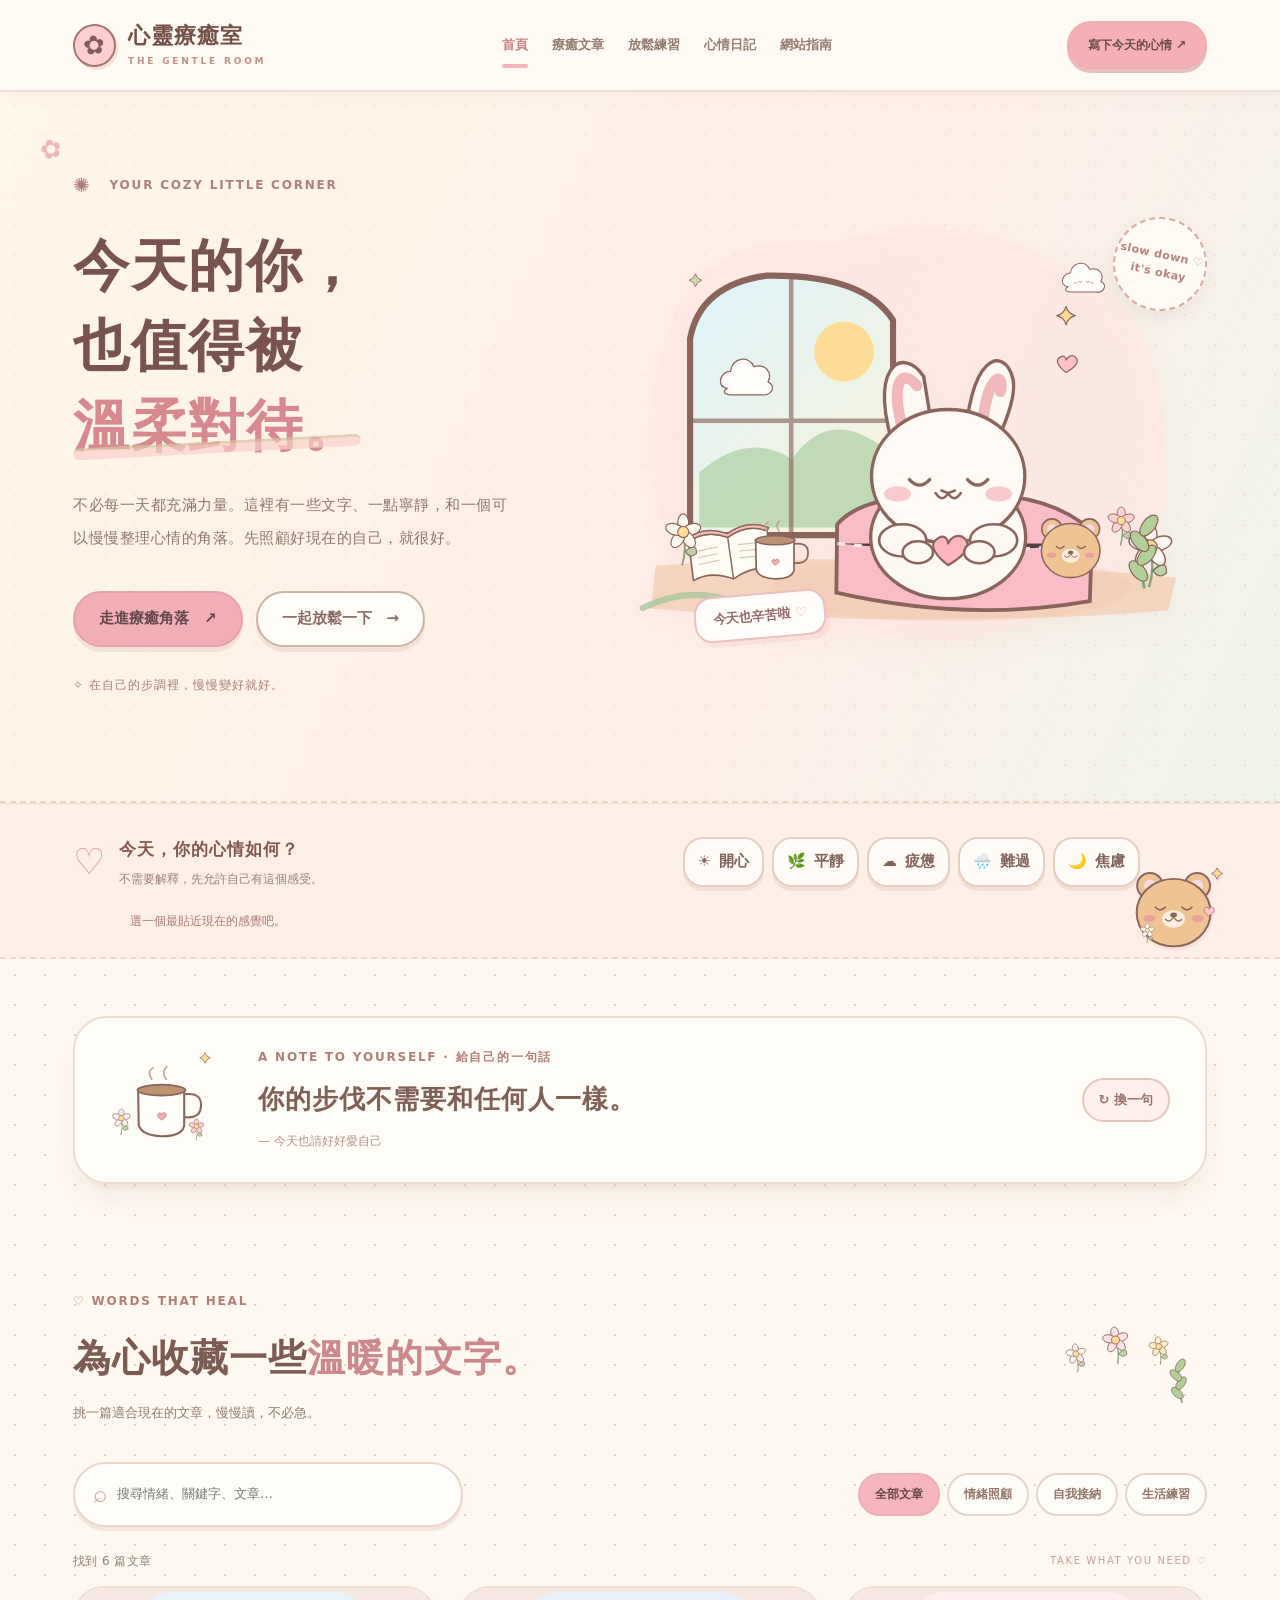
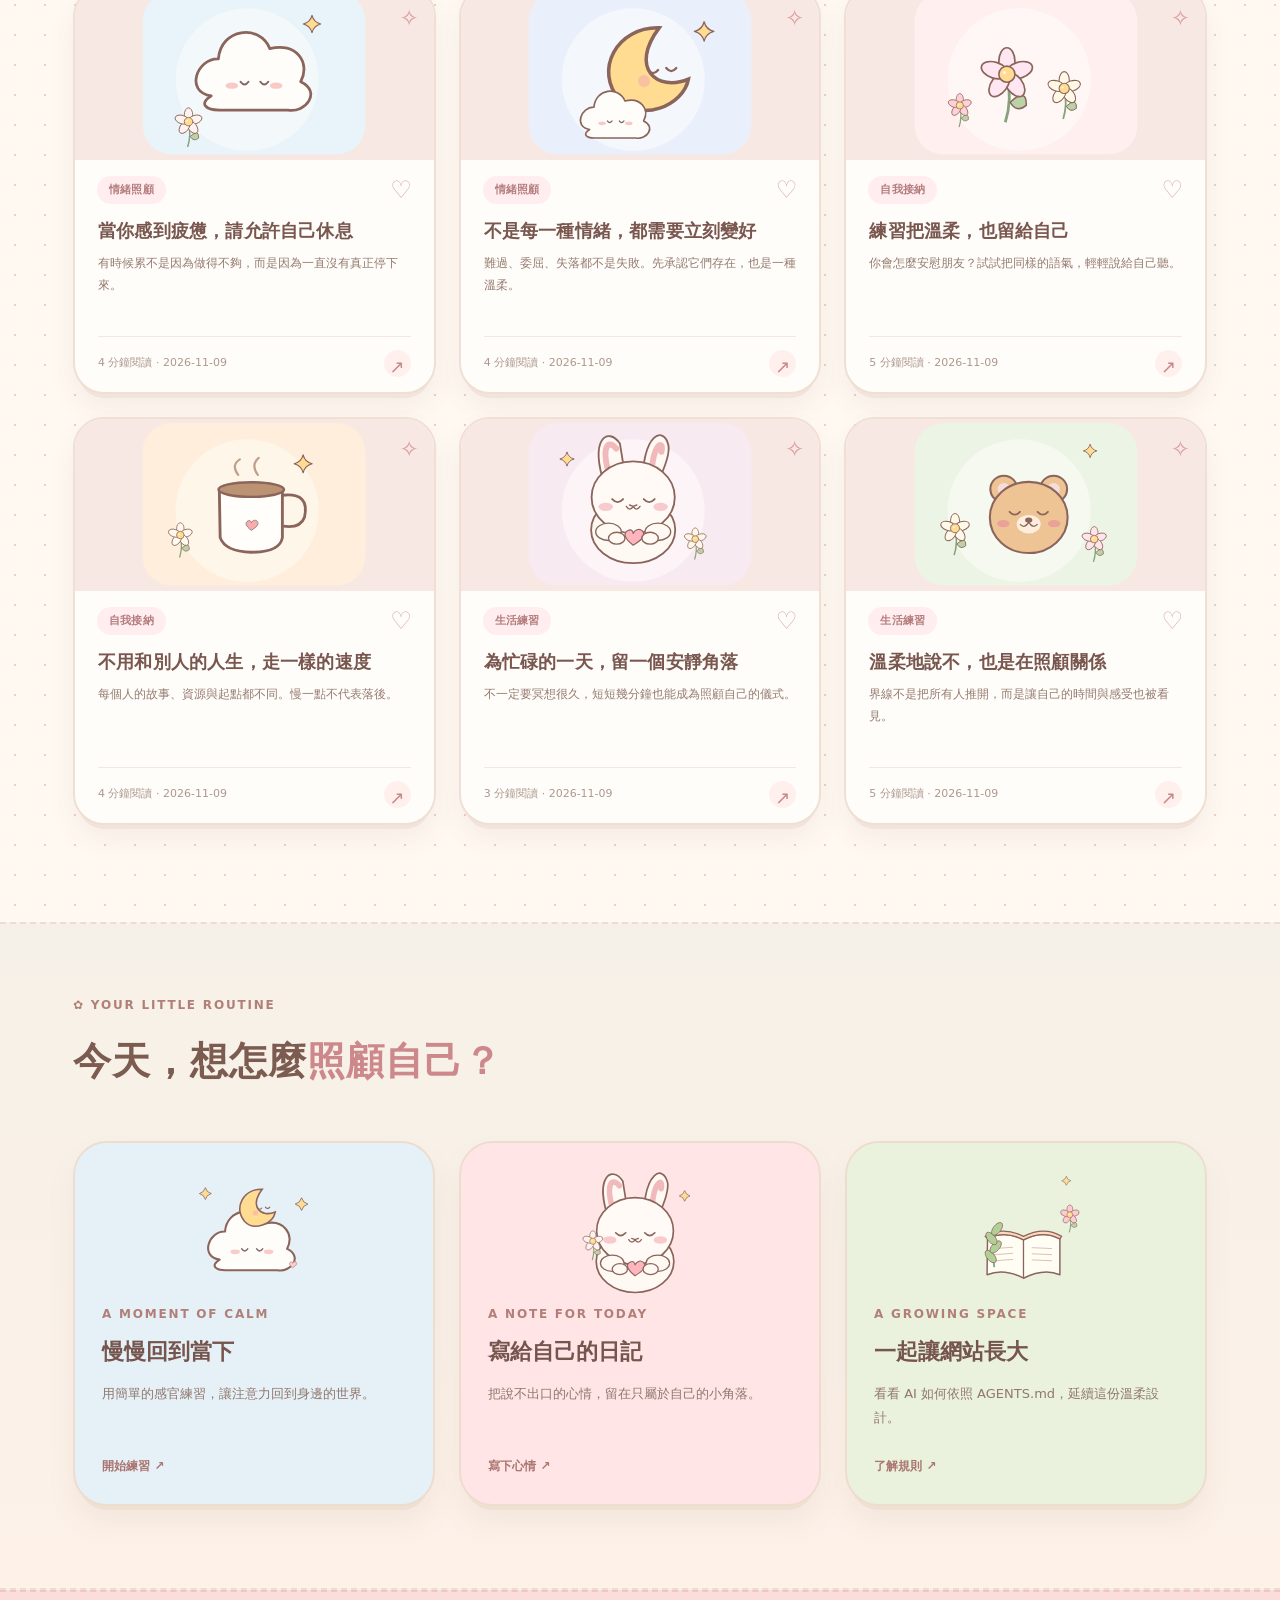
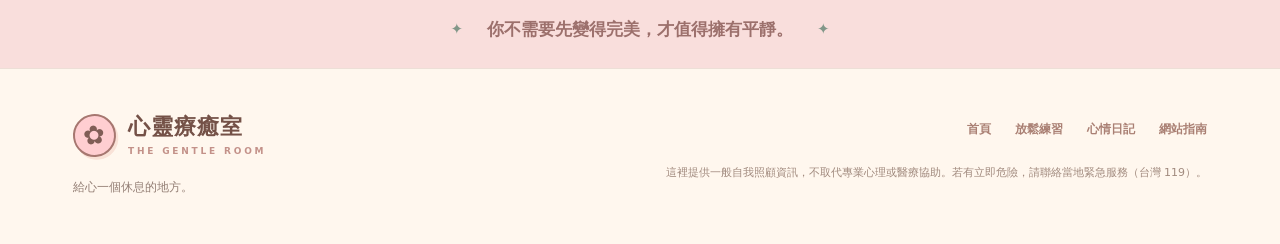
<file: index.html>
<!DOCTYPE html>
<html lang="zh-Hant">
<head>
  <meta charset="utf-8">
  <meta name="viewport" content="width=device-width, initial-scale=1">
  <meta name="theme-color" content="#f8f7f1">
  <meta name="description" content="心靈療癒室：一個記錄心情、閱讀溫暖文字、練習自我照顧的安靜角落。">
  <title>心靈療癒室｜給心一個休息的地方</title>
  <link rel="stylesheet" href="assets/css/style.css">
  <script src="assets/js/app.js" defer></script>
</head>
<body data-page="home">
  <a class="skip-link" href="#main">跳至主要內容</a>
  <header class="site-header"><div class="container nav-wrap">
    <a class="brand" href="index.html" aria-label="心靈療癒室首頁"><span class="brand-icon">✿</span><span>心靈療癒室<small>THE GENTLE ROOM</small></span></a>
    <nav aria-label="主要導覽" class="nav"><a class="current" href="index.html">首頁</a><a href="#library">療癒文章</a><a href="practice.html">放鬆練習</a><a href="journal.html">心情日記</a><a href="guide.html">網站指南</a></nav>
    <a class="nav-highlight" href="journal.html">寫下今天的心情 <span aria-hidden="true">↗</span></a>
  </div></header>
  <main id="main">
    <section class="hero"><div class="container hero-layout">
      <div class="hero-text"><span class="eyebrow"><span class="sparkle">✺</span> YOUR COZY LITTLE CORNER</span>
        <h1>今天的你，<br>也值得被<span class="underline-flower">溫柔對待。</span></h1>
        <p>不必每一天都充滿力量。這裡有一些文字、一點寧靜，和一個可以慢慢整理心情的角落。先照顧好現在的自己，就很好。</p>
        <div class="hero-buttons"><a href="#library" class="btn btn-primary">走進療癒角落 <span aria-hidden="true">↗</span></a><a href="practice.html" class="btn btn-outline">一起放鬆一下 <span aria-hidden="true">→</span></a></div>
        <span class="hero-footnote">✧ 在自己的步調裡，慢慢變好就好。</span>
      </div>
      <div class="hero-art" role="img" aria-label="小兔與小熊在溫暖窗邊休息的可愛插畫">
        <span class="art-stamp">slow down ♡<br>it's okay</span>
        <img class="hero-illustration" src="assets/illustrations/hero-bunny.svg" alt="" width="760" height="590" fetchpriority="high">
        <span class="hero-speech">今天也辛苦啦 <span aria-hidden="true">♡</span></span>
      </div>
    </div></section>
    <section class="mood-strip"><div class="container mood-layout"><div class="mood-heading"><span>♡</span><div><h2>今天，你的心情如何？</h2><p>不需要解釋，先允許自己有這個感受。</p></div></div>
      <div class="mood-buttons" role="group" aria-label="選擇今天的心情"><button type="button" class="mood-button" data-mood="開心" aria-pressed="false">☀️ <span>開心</span></button><button type="button" class="mood-button" data-mood="平靜" aria-pressed="false">🌿 <span>平靜</span></button><button type="button" class="mood-button" data-mood="疲憊" aria-pressed="false">☁️ <span>疲憊</span></button><button type="button" class="mood-button" data-mood="難過" aria-pressed="false">🌧️ <span>難過</span></button><button type="button" class="mood-button" data-mood="焦慮" aria-pressed="false">🌙 <span>焦慮</span></button></div>
<img class="mood-sticker" src="assets/illustrations/sticker-bear.svg" alt="抱著愛心的小熊插畫" width="230" height="240" loading="lazy"><p id="mood-feedback" class="mood-feedback" aria-live="polite">選一個最貼近現在的感覺吧。</p>
    </div></section>
    <section class="quote-section"><div class="container"><div class="quote-card"><img class="quote-illustration" src="assets/illustrations/sticker-tea.svg" alt="暖暖熱茶與小花插畫" width="280" height="250" loading="lazy"><div><span class="mini-label">A NOTE TO YOURSELF · 給自己的一句話</span><p id="daily-quote" class="quote-text">你的步伐不需要和任何人一樣。</p><span class="quote-signature">— 今天也請好好愛自己</span></div><button id="new-quote" class="quote-refresh" type="button" aria-label="換一句鼓勵的話">↻ <span>換一句</span></button></div></div></section>
    <section class="library-section" id="library"><div class="container">
      <div class="section-title-row"><div><span class="mini-label">♡ WORDS THAT HEAL</span><h2>為心收藏一些<span>溫暖的文字。</span></h2><p>挑一篇適合現在的文章，慢慢讀，不必急。</p></div><img class="section-decoration" src="assets/illustrations/sticker-flowers.svg" alt="" width="285" height="195" loading="lazy"></div>
      <div class="filter-wrap"><label class="search-box"><span aria-hidden="true">⌕</span><input id="search-input" type="search" placeholder="搜尋情緒、關鍵字、文章…" aria-label="搜尋療癒文章"></label><div id="filter-buttons" class="filter-buttons" role="group" aria-label="文章分類"><button type="button" data-category="全部" class="filter active" aria-pressed="true">全部文章</button><button type="button" data-category="情緒照顧" class="filter" aria-pressed="false">情緒照顧</button><button type="button" data-category="自我接納" class="filter" aria-pressed="false">自我接納</button><button type="button" data-category="生活練習" class="filter" aria-pressed="false">生活練習</button></div></div>
      <div class="results-row"><p id="results-label" aria-live="polite">正在整理文章…</p><span>TAKE WHAT YOU NEED ♡</span></div>
      <div class="article-grid" id="article-grid" aria-live="polite"><p class="loading">正在讀取文章…</p></div>
      <div id="empty-state" class="empty-state hidden"><span>🌼</span><h3>暫時沒有符合的文章</h3><p>換個詞試試看，或者看看其他分類。</p><button class="btn btn-outline" id="reset-filter" type="button">清除篩選</button></div>
    </div></section>
    <section class="explore-section"><div class="container"><div class="section-title-row"><div><span class="mini-label">✿ YOUR LITTLE ROUTINE</span><h2>今天，想怎麼<span>照顧自己？</span></h2></div></div><div class="explore-grid"><a href="practice.html" class="explore-card practice-card"><img class="explore-illustration" src="assets/illustrations/sticker-moon.svg" width="280" height="260" alt="月亮抱著雲朵的插畫" loading="eager"><span class="mini-label">A MOMENT OF CALM</span><h3>慢慢回到當下</h3><p>用簡單的感官練習，讓注意力回到身邊的世界。</p><span class="explore-link">開始練習 ↗</span></a><a href="journal.html" class="explore-card journal-card"><img class="explore-illustration" src="assets/illustrations/sticker-bunny.svg" width="270" height="275" alt="小兔抱著愛心的插畫" loading="eager"><span class="mini-label">A NOTE FOR TODAY</span><h3>寫給自己的日記</h3><p>把說不出口的心情，留在只屬於自己的小角落。</p><span class="explore-link">寫下心情 ↗</span></a><a href="guide.html" class="explore-card guide-card"><img class="explore-illustration" src="assets/illustrations/sticker-books.svg" width="250" height="270" alt="書本和小花插畫" loading="eager"><span class="mini-label">A GROWING SPACE</span><h3>一起讓網站長大</h3><p>看看 AI 如何依照 AGENTS.md，延續這份溫柔設計。</p><span class="explore-link">了解規則 ↗</span></a></div></div></section>
    <section class="closing-note"><div class="container"><span>✦</span><p>你不需要先變得完美，才值得擁有平靜。</p><span>✦</span></div></section>
  </main>
  <footer class="site-footer"><div class="container footer-wrap"><div><a class="brand" href="index.html"><span class="brand-icon">✿</span><span>心靈療癒室<small>THE GENTLE ROOM</small></span></a><p>給心一個休息的地方。</p></div><div class="footer-right"><div><a href="index.html">首頁</a><a href="practice.html">放鬆練習</a><a href="journal.html">心情日記</a><a href="guide.html">網站指南</a></div><small>這裡提供一般自我照顧資訊，不取代專業心理或醫療協助。若有立即危險，請聯絡當地緊急服務（台灣 119）。</small></div></div></footer>
</body>
</html>
</file>
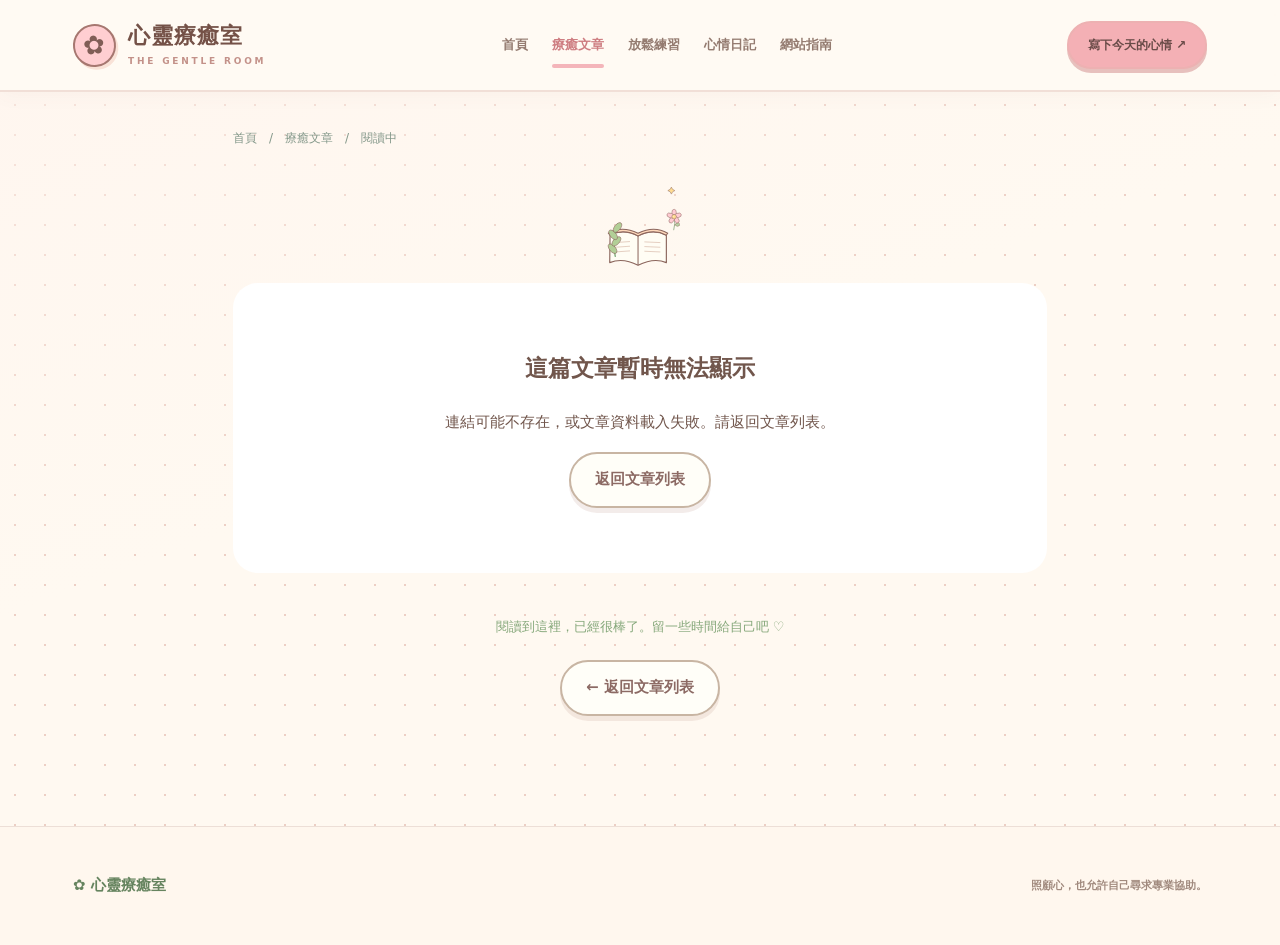
<file: article.html>
<!DOCTYPE html><html lang="zh-Hant"><head><meta charset="utf-8"><meta name="viewport" content="width=device-width, initial-scale=1"><meta name="theme-color" content="#f8f7f1"><title>療癒文章｜心靈療癒室</title><link rel="stylesheet" href="assets/css/style.css"><script src="assets/js/app.js" defer></script></head>
<body data-page="article"><a class="skip-link" href="#main">跳至主要內容</a><header class="site-header"><div class="container nav-wrap"><a class="brand" href="index.html"><span class="brand-icon">✿</span><span>心靈療癒室<small>THE GENTLE ROOM</small></span></a><nav class="nav" aria-label="主要導覽"><a href="index.html">首頁</a><a href="index.html#library" class="current">療癒文章</a><a href="practice.html">放鬆練習</a><a href="journal.html">心情日記</a><a href="guide.html">網站指南</a></nav><a class="nav-highlight" href="journal.html">寫下今天的心情 ↗</a></div></header>
<main id="main" class="inner-page"><div class="container article-container"><nav class="breadcrumbs" aria-label="麵包屑"><a href="index.html">首頁</a><span>/</span><a href="index.html#library">療癒文章</a><span>/</span><span id="breadcrumb-current">閱讀中</span></nav><div class="article-page-ornament"><img src="assets/illustrations/sticker-books.svg" alt="療癒書本插畫" width="250" height="270"></div><div id="article-root" aria-live="polite"><p class="loading">正在準備這篇文章…</p></div><div class="article-bottom"><p>閱讀到這裡，已經很棒了。留一些時間給自己吧 ♡</p><a href="index.html#library" class="btn btn-outline">← 返回文章列表</a></div></div></main>
<footer class="site-footer"><div class="container footer-simple"><span>✿ 心靈療癒室</span><small>照顧心，也允許自己尋求專業協助。</small></div></footer></body></html>
</file>
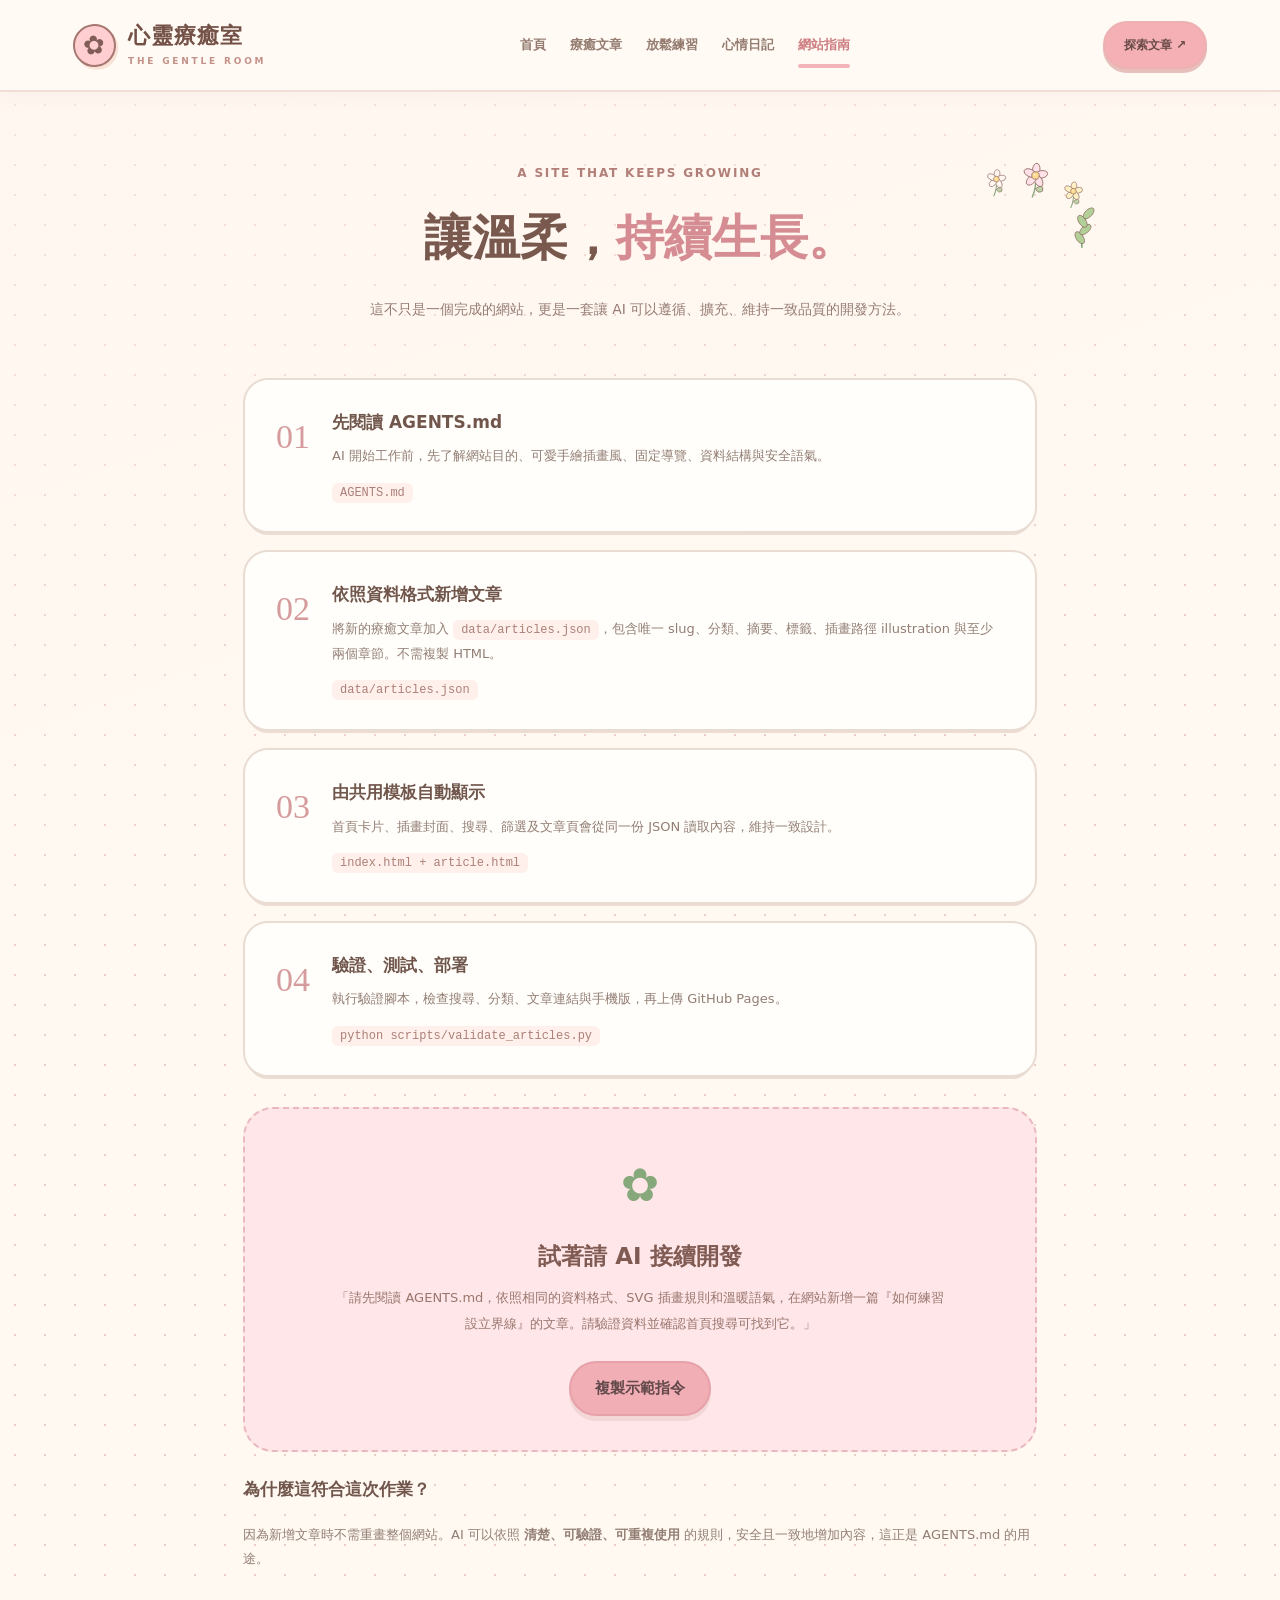
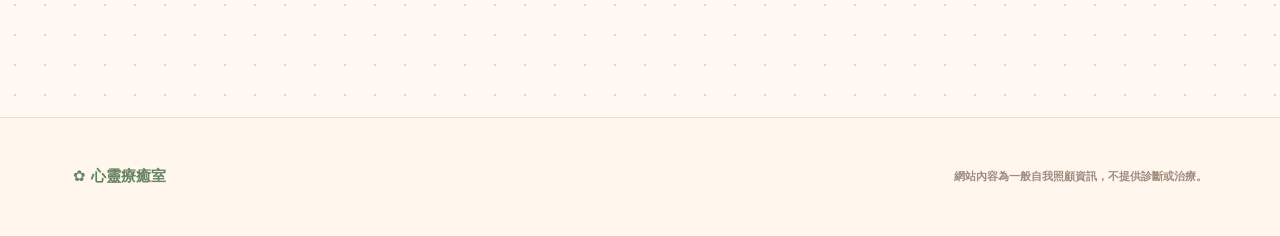
<file: guide.html>
<!DOCTYPE html><html lang="zh-Hant"><head><meta charset="utf-8"><meta name="viewport" content="width=device-width, initial-scale=1"><meta name="theme-color" content="#f8f7f1"><title>網站擴充指南｜心靈療癒室</title><link rel="stylesheet" href="assets/css/style.css"><script src="assets/js/app.js" defer></script></head>
<body data-page="guide"><a class="skip-link" href="#main">跳至主要內容</a><header class="site-header"><div class="container nav-wrap"><a class="brand" href="index.html"><span class="brand-icon">✿</span><span>心靈療癒室<small>THE GENTLE ROOM</small></span></a><nav class="nav" aria-label="主要導覽"><a href="index.html">首頁</a><a href="index.html#library">療癒文章</a><a href="practice.html">放鬆練習</a><a href="journal.html">心情日記</a><a class="current" href="guide.html">網站指南</a></nav><a class="nav-highlight" href="index.html#library">探索文章 ↗</a></div></header>
<main id="main" class="inner-page"><div class="container narrow"><div class="page-intro center"><img class="page-intro-illustration" src="assets/illustrations/sticker-flowers.svg" alt="粉色小花插畫" width="250" height="260" loading="lazy"><span class="mini-label">A SITE THAT KEEPS GROWING</span><h1>讓溫柔，<span>持續生長。</span></h1><p>這不只是一個完成的網站，更是一套讓 AI 可以遵循、擴充、維持一致品質的開發方法。</p></div><div class="guide-stack"><section class="guide-step"><div class="guide-number">01</div><div><h2>先閱讀 AGENTS.md</h2><p>AI 開始工作前，先了解網站目的、可愛手繪插畫風、固定導覽、資料結構與安全語氣。</p><code>AGENTS.md</code></div></section><section class="guide-step"><div class="guide-number">02</div><div><h2>依照資料格式新增文章</h2><p>將新的療癒文章加入 <code>data/articles.json</code>，包含唯一 slug、分類、摘要、標籤、插畫路徑 illustration 與至少兩個章節。不需複製 HTML。</p><code>data/articles.json</code></div></section><section class="guide-step"><div class="guide-number">03</div><div><h2>由共用模板自動顯示</h2><p>首頁卡片、插畫封面、搜尋、篩選及文章頁會從同一份 JSON 讀取內容，維持一致設計。</p><code>index.html + article.html</code></div></section><section class="guide-step"><div class="guide-number">04</div><div><h2>驗證、測試、部署</h2><p>執行驗證腳本，檢查搜尋、分類、文章連結與手機版，再上傳 GitHub Pages。</p><code>python scripts/validate_articles.py</code></div></section></div>
<div class="guide-callout"><span>✿</span><h2>試著請 AI 接續開發</h2><p>「請先閱讀 AGENTS.md，依照相同的資料格式、SVG 插畫規則和溫暖語氣，在網站新增一篇『如何練習設立界線』的文章。請驗證資料並確認首頁搜尋可找到它。」</p><button type="button" id="copy-prompt" class="btn btn-primary">複製示範指令</button></div><div class="guide-tip"><h3>為什麼這符合這次作業？</h3><p>因為新增文章時不需重畫整個網站。AI 可以依照 <strong>清楚、可驗證、可重複使用</strong> 的規則，安全且一致地增加內容，這正是 AGENTS.md 的用途。</p></div></div></main><footer class="site-footer"><div class="container footer-simple"><span>✿ 心靈療癒室</span><small>網站內容為一般自我照顧資訊，不提供診斷或治療。</small></div></footer></body></html>
</file>
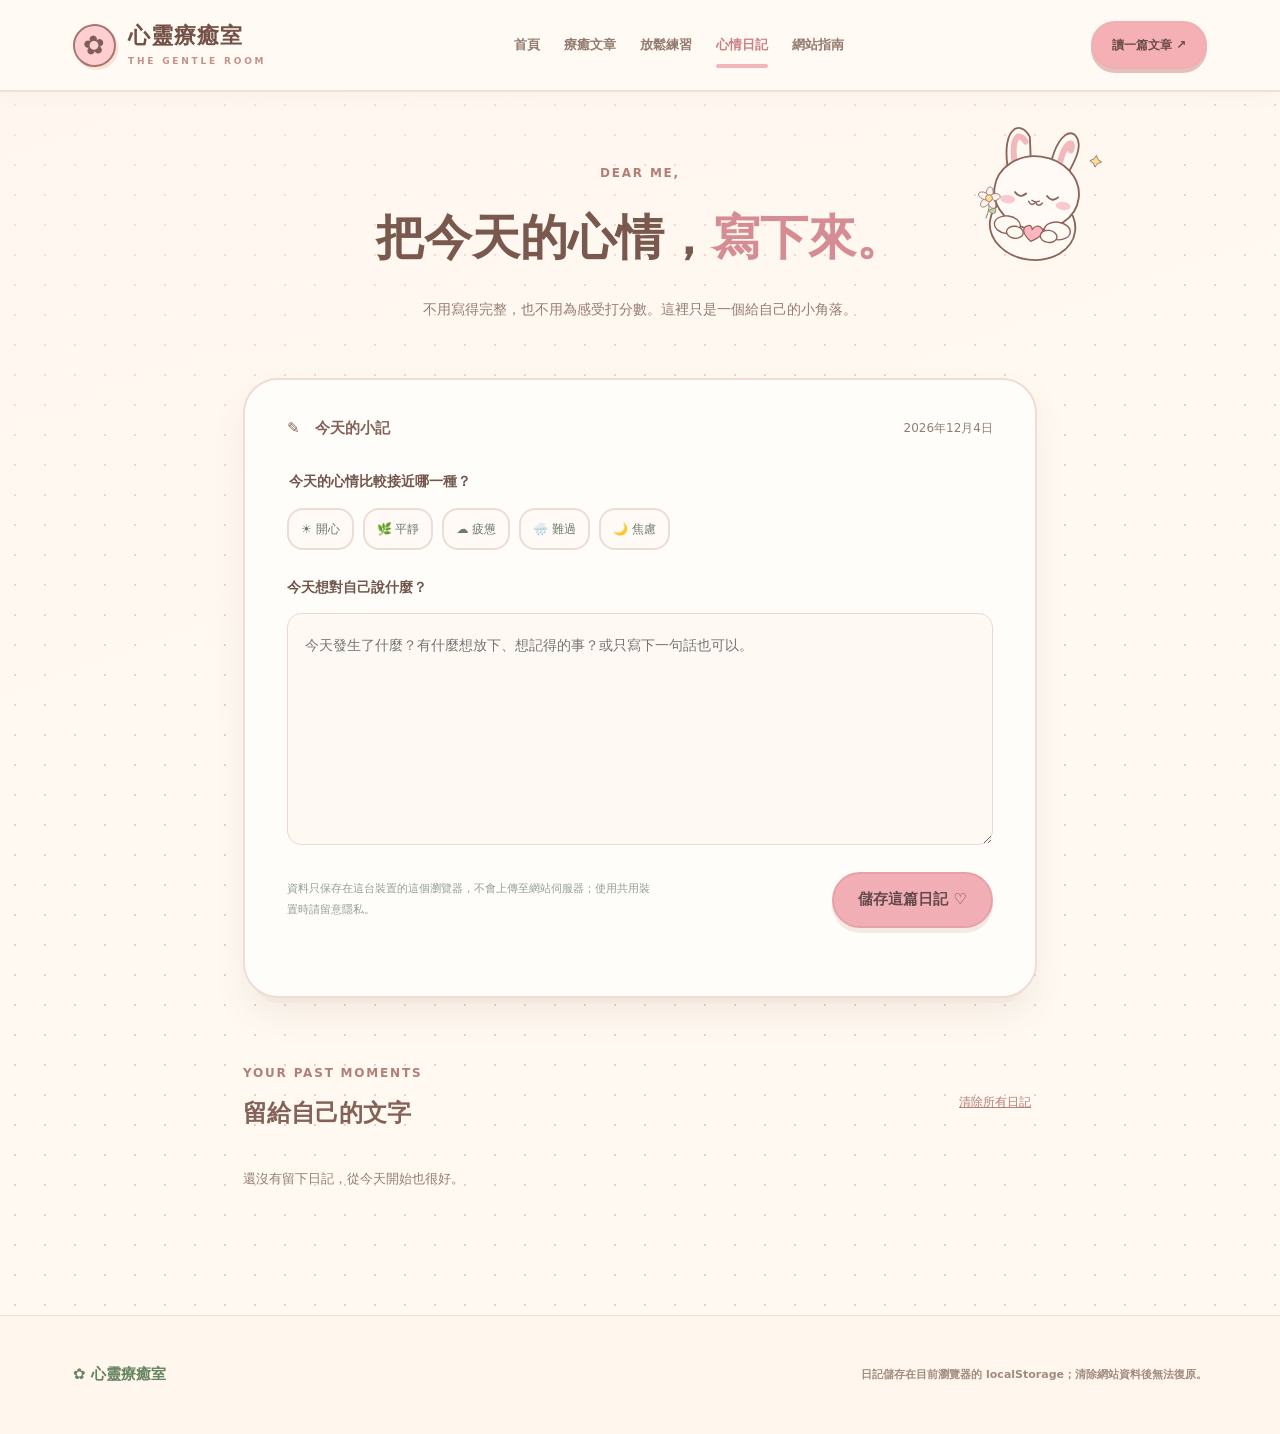
<file: journal.html>
<!DOCTYPE html><html lang="zh-Hant"><head><meta charset="utf-8"><meta name="viewport" content="width=device-width, initial-scale=1"><meta name="theme-color" content="#f8f7f1"><meta name="description" content="心靈療癒室的私人心情日記：把心情留在自己的瀏覽器，不需註冊。"><title>心情日記｜心靈療癒室</title><link rel="stylesheet" href="assets/css/style.css"><script src="assets/js/app.js" defer></script></head>
<body data-page="journal"><a class="skip-link" href="#main">跳至主要內容</a><header class="site-header"><div class="container nav-wrap"><a class="brand" href="index.html"><span class="brand-icon">✿</span><span>心靈療癒室<small>THE GENTLE ROOM</small></span></a><nav class="nav" aria-label="主要導覽"><a href="index.html">首頁</a><a href="index.html#library">療癒文章</a><a href="practice.html">放鬆練習</a><a class="current" href="journal.html">心情日記</a><a href="guide.html">網站指南</a></nav><a class="nav-highlight" href="index.html#library">讀一篇文章 ↗</a></div></header>
<main id="main" class="inner-page"><div class="container narrow"><div class="page-intro center"><img class="page-intro-illustration" src="assets/illustrations/sticker-bunny.svg" alt="小兔子插畫" width="250" height="260" loading="lazy"><span class="mini-label">DEAR ME,</span><h1>把今天的心情，<span>寫下來。</span></h1><p>不用寫得完整，也不用為感受打分數。這裡只是一個給自己的小角落。</p></div>
<div class="journal-card"><div class="journal-header"><span>✎　今天的小記</span><time id="journal-today"></time></div><form id="journal-form"><fieldset class="journal-moods"><legend>今天的心情比較接近哪一種？</legend><div class="journal-mood-options"><label><input type="radio" name="mood" value="開心"><span>☀️ 開心</span></label><label><input type="radio" name="mood" value="平靜"><span>🌿 平靜</span></label><label><input type="radio" name="mood" value="疲憊"><span>☁️ 疲憊</span></label><label><input type="radio" name="mood" value="難過"><span>🌧️ 難過</span></label><label><input type="radio" name="mood" value="焦慮"><span>🌙 焦慮</span></label></div></fieldset><label class="field-label" for="journal-text">今天想對自己說什麼？</label><textarea id="journal-text" rows="7" maxlength="3000" placeholder="今天發生了什麼？有什麼想放下、想記得的事？或只寫下一句話也可以。" required></textarea><div class="form-footer"><small>資料只保存在這台裝置的這個瀏覽器，不會上傳至網站伺服器；使用共用裝置時請留意隱私。</small><button class="btn btn-primary" type="submit">儲存這篇日記 ♡</button></div><p id="journal-status" class="status-message" role="status"></p></form></div>
<div class="journal-history"><div class="history-head"><div><span class="mini-label">YOUR PAST MOMENTS</span><h2>留給自己的文字</h2></div><button type="button" class="text-button" id="journal-clear">清除所有日記</button></div><div id="journal-list" class="history-list"><p class="muted">尚未留下日記，從今天開始也很好。</p></div></div></div></main><footer class="site-footer"><div class="container footer-simple"><span>✿ 心靈療癒室</span><small>日記儲存在目前瀏覽器的 localStorage；清除網站資料後無法復原。</small></div></footer></body></html>
</file>
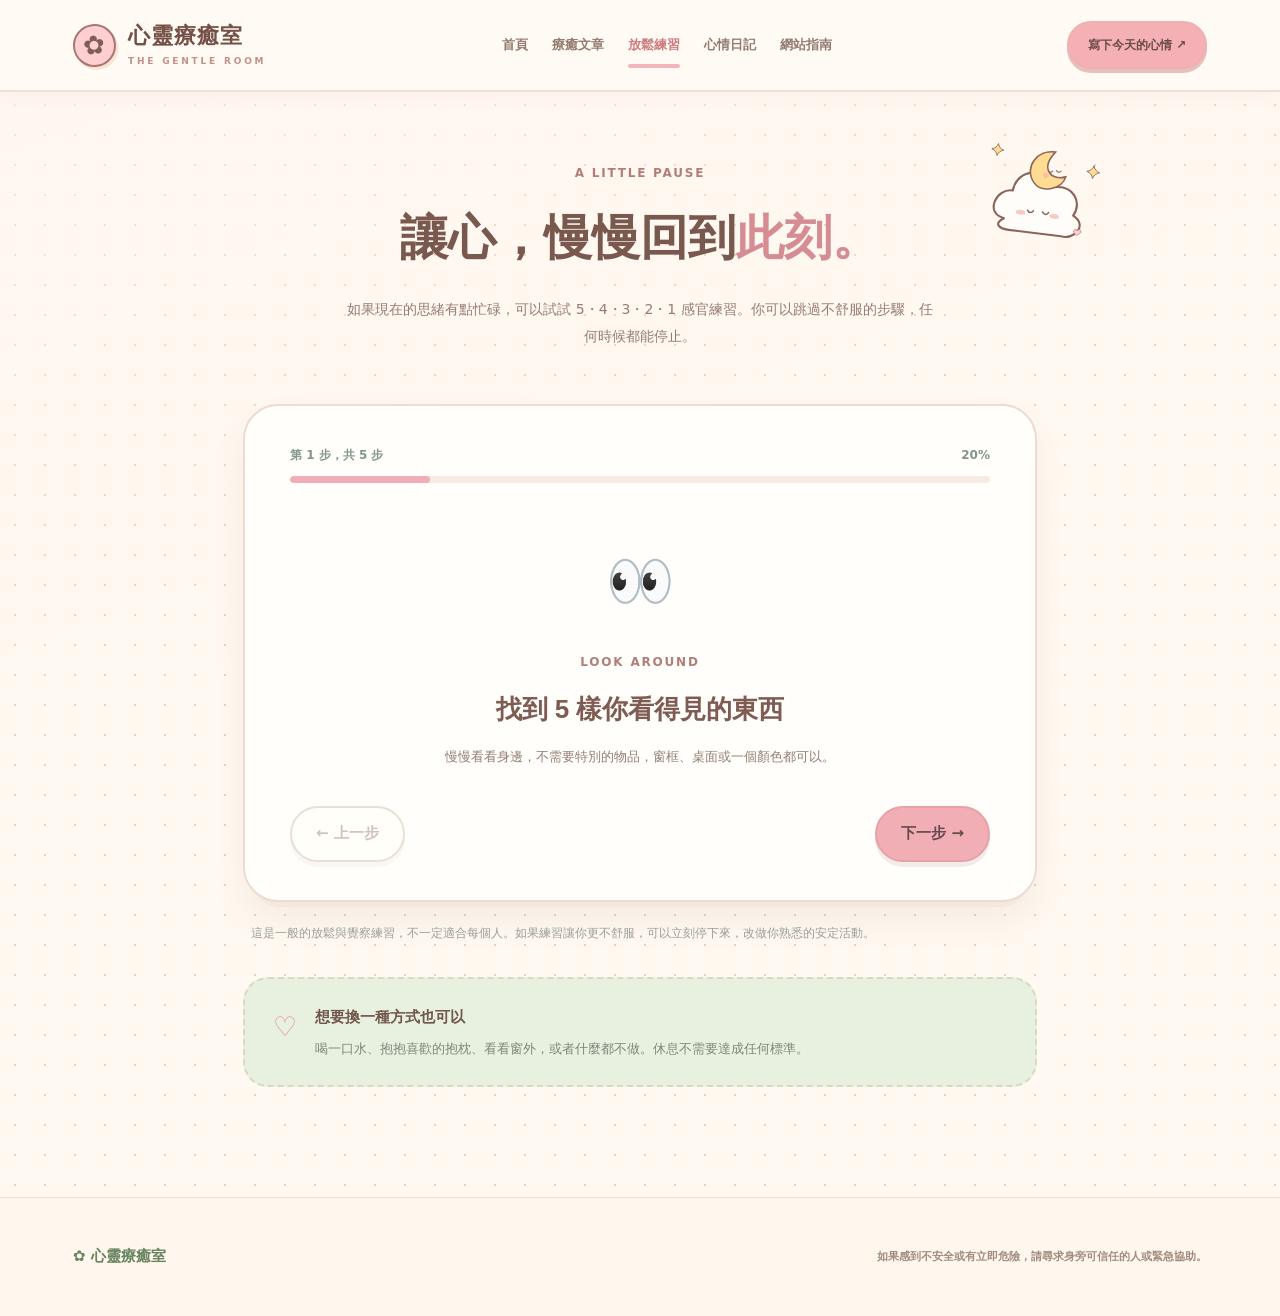
<file: practice.html>
<!DOCTYPE html><html lang="zh-Hant"><head><meta charset="utf-8"><meta name="viewport" content="width=device-width, initial-scale=1"><meta name="theme-color" content="#f8f7f1"><meta name="description" content="心靈療癒室的溫和感官練習，不勉強自己，只要照著自己的步調。"><title>放鬆練習｜心靈療癒室</title><link rel="stylesheet" href="assets/css/style.css"><script src="assets/js/app.js" defer></script></head>
<body data-page="practice"><a class="skip-link" href="#main">跳至主要內容</a><header class="site-header"><div class="container nav-wrap"><a class="brand" href="index.html"><span class="brand-icon">✿</span><span>心靈療癒室<small>THE GENTLE ROOM</small></span></a><nav class="nav" aria-label="主要導覽"><a href="index.html">首頁</a><a href="index.html#library">療癒文章</a><a class="current" href="practice.html">放鬆練習</a><a href="journal.html">心情日記</a><a href="guide.html">網站指南</a></nav><a class="nav-highlight" href="journal.html">寫下今天的心情 ↗</a></div></header>
<main id="main" class="inner-page"><div class="container narrow"><div class="page-intro center"><img class="page-intro-illustration" src="assets/illustrations/sticker-moon.svg" alt="月亮雲朵插畫" width="250" height="260" loading="lazy"><span class="mini-label">A LITTLE PAUSE</span><h1>讓心，慢慢回到<span>此刻。</span></h1><p>如果現在的思緒有點忙碌，可以試試 5・4・3・2・1 感官練習。你可以跳過不舒服的步驟，任何時候都能停止。</p></div>
<div class="practice-panel"><div class="practice-progress"><span id="practice-step-label">第 1 步，共 5 步</span><span id="practice-progress-label">20%</span></div><div class="progress-track"><div id="practice-progress-bar" class="progress-fill" style="width:20%"></div></div><div id="practice-display" class="practice-display" aria-live="polite"><span class="practice-icon">👀</span><span class="mini-label">LOOK AROUND</span><h2>找到 5 樣你看得見的東西</h2><p>慢慢看看身邊，不需要特別的物品，窗框、桌面或一個顏色都可以。</p></div><div class="practice-controls"><button type="button" class="btn btn-outline" id="practice-prev" disabled>← 上一步</button><button type="button" class="btn btn-primary" id="practice-next">下一步 →</button></div></div><p class="practice-disclaimer">這是一般的放鬆與覺察練習，不一定適合每個人。如果練習讓你更不舒服，可以立刻停下來，改做你熟悉的安定活動。</p>
<div class="soft-card"><span>♡</span><div><h3>想要換一種方式也可以</h3><p>喝一口水、抱抱喜歡的抱枕、看看窗外，或者什麼都不做。休息不需要達成任何標準。</p></div></div></div></main><footer class="site-footer"><div class="container footer-simple"><span>✿ 心靈療癒室</span><small>如果感到不安全或有立即危險，請尋求身旁可信任的人或緊急協助。</small></div></footer></body></html>
</file>
<file: assets/css/style.css>
/* 心靈療癒室 — shared design tokens; all pages use this stylesheet */
:root{--paper:#f9f8f3;--cream:#f4f0e7;--sage:#6c8679;--sage-deep:#4d6c5e;--sage-light:#e8efe8;--rose:#d2a49b;--rose-light:#faeae4;--ink:#35433e;--muted:#77817b;--line:#e6e6dd;--white:#fffefb;--shadow:0 18px 60px rgba(56,76,62,.065);--radius:24px;--width:1140px}
*{box-sizing:border-box}html{scroll-behavior:smooth;scroll-padding-top:100px}body{margin:0;background:var(--paper);color:var(--ink);font-family:"Noto Sans TC","PingFang TC","Microsoft JhengHei",system-ui,sans-serif;font-size:15px;line-height:1.85}button,input,textarea{font:inherit}a{color:inherit;text-decoration:none}button{cursor:pointer}button:disabled{cursor:not-allowed;opacity:.4}a:focus-visible,button:focus-visible,input:focus-visible,textarea:focus-visible{outline:3px solid var(--rose);outline-offset:3px}p,h1,h2,h3{margin-top:0}p{line-height:1.9}.container{max-width:var(--width);margin:0 auto;padding:0 28px}.narrow{max-width:850px}.hidden{display:none!important}.skip-link{position:absolute;left:16px;top:-100px;background:var(--ink);color:white;padding:10px 18px;z-index:999}.skip-link:focus{top:10px}.mini-label{display:block;letter-spacing:2px;font-size:11px;color:var(--sage);font-weight:750}.site-header{background:rgba(249,248,243,.94);backdrop-filter:blur(15px);position:sticky;top:0;z-index:30;border-bottom:1px solid rgba(88,101,81,.1)}.nav-wrap{height:86px;display:flex;align-items:center;gap:40px;justify-content:space-between}.brand{display:flex;align-items:center;gap:12px;white-space:nowrap;font-weight:800;font-size:21px;letter-spacing:1px;line-height:1.2}.brand small{display:block;font-size:8.5px;color:var(--muted);font-weight:700;letter-spacing:2.8px;margin-top:6px}.brand-icon{display:grid;place-items:center;background:var(--sage);color:white;border-radius:50%;height:43px;width:43px;font-size:28px;font-weight:400}.nav{display:flex;gap:29px;align-items:center}.nav a{font-size:13px;font-weight:700;color:#718078;transition:color .2s}.nav a:hover,.nav a.current{color:var(--sage-deep)}.nav a.current{position:relative}.nav a.current:after{content:"";position:absolute;left:0;right:0;bottom:-9px;height:2px;background:var(--sage)}.nav-highlight{border-radius:99px;background:var(--sage);color:white;font-size:12px;font-weight:700;padding:11px 19px;white-space:nowrap;transition:background .2s,transform .2s}.nav-highlight:hover{background:var(--sage-deep);transform:translateY(-2px)}.hero{padding:76px 0 86px;overflow:hidden;background:radial-gradient(circle at 75% 35%,#f7f0e5 0,transparent 48%),var(--paper)}.hero-layout{display:grid;grid-template-columns:1.02fr .98fr;gap:55px;align-items:center}.hero-text{padding:20px 0}.eyebrow{color:var(--sage);font-size:11px;font-weight:800;letter-spacing:3px}.sparkle{font-size:20px;vertical-align:middle;margin-right:12px}.hero h1{font-family:Georgia,"Noto Serif TC","PMingLiU",serif;font-weight:650;font-size:clamp(42px,4.5vw,64px);line-height:1.42;letter-spacing:1px;margin:22px 0 22px}.underline-flower{color:var(--sage-deep);position:relative;white-space:nowrap}.underline-flower:after{content:"";display:block;position:absolute;bottom:-7px;right:0;left:0;height:8px;border-radius:50%;border-top:3px solid #d4c4a0;transform:rotate(-3deg)}.hero-text>p{max-width:515px;color:#748078;font-size:15px;line-height:2.25;letter-spacing:.5px}.hero-buttons{display:flex;flex-wrap:wrap;gap:13px;margin-top:35px}.btn{border-radius:99px;padding:12px 24px;font-weight:700;border:1px solid transparent;display:inline-flex;align-items:center;justify-content:center;gap:15px;transition:background .2s,transform .2s;min-height:48px;text-align:center}.btn:hover{transform:translateY(-2px)}.btn-primary{background:var(--sage);border-color:var(--sage);color:white}.btn-primary:hover{background:var(--sage-deep)}.btn-outline{border-color:#a7b4a9;background:transparent;color:var(--sage-deep)}.btn-outline:hover{background:var(--sage-light)}.hero-footnote{display:block;margin-top:38px;color:#a0a6a0;font-size:12px;letter-spacing:1px}.hero-art{height:472px;position:relative;isolation:isolate;background:linear-gradient(138deg,#e9eee2,#f3efe5 65%,#f2e7dc);border-radius:49% 49% 46% 46% / 44% 44% 56% 56%;box-shadow:inset 0 0 90px rgba(255,255,255,.65)}.art-stamp{position:absolute;right:20px;top:30px;border:1px solid #8fa398;color:#627f6e;width:90px;height:90px;border-radius:50%;display:grid;place-items:center;text-align:center;font-size:9px;line-height:1.7;letter-spacing:1.6px;transform:rotate(10deg)}.art-window{position:absolute;left:19%;top:14%;width:57%;height:61%;border:11px solid #e8d9c4;border-radius:95px 95px 8px 8px;background:linear-gradient(145deg,#f7e9c6 0%,#f5eee0 65%);box-shadow:inset 0 0 40px rgba(255,255,255,.7),12px 15px 0 rgba(226,218,198,.3)}.art-sun{position:absolute;left:53%;top:27%;width:75px;height:75px;border-radius:50%;background:#f2d5a0;box-shadow:0 0 45px #f6e1b6;z-index:1}.window-bars{position:absolute;top:49%;width:100%;height:9px;background:#e5d7c2}.art-rays{position:absolute;left:33%;top:25%;width:130px;height:100px;border-top:1px solid rgba(255,255,255,.7);transform:rotate(-16deg)}.art-shelf{position:absolute;left:12%;right:10%;bottom:21%;height:15px;border-radius:5px;background:#c3a995;box-shadow:0 11px 0 rgba(155,124,99,.14);z-index:4}.art-vase{position:absolute;bottom:22%;left:51%;width:105px;height:146px;border-radius:20% 20% 44% 44%;background:linear-gradient(95deg,#d3ac9e,#dfb6a7,#bf9184);box-shadow:inset 14px 0 20px rgba(255,255,255,.18);transform:translateX(-50%);z-index:5}.art-vase:before{content:"";position:absolute;top:-5px;left:18%;width:64%;height:16px;border-radius:50%;background:#b8887a}.flower-stem{position:absolute;width:5px;height:155px;background:#75967e;bottom:49%;left:51%;transform-origin:bottom;z-index:2;border-radius:100%}.stem-left{transform:rotate(-22deg)}.stem-right{transform:rotate(17deg)}.flower-head{position:absolute;z-index:3;line-height:1}.flower-head span{font-size:99px;display:block;text-shadow:0 3px 0 #e2ada3}.flower-left{left:31%;top:18%;color:#dca59b;transform:rotate(-8deg)}.flower-right{left:52%;top:7%;color:#ecbea9;transform:rotate(16deg) scale(.86)}.art-book{position:absolute;bottom:24%;left:16%;width:145px;height:16px;border-radius:3px;background:#b9c9b7;z-index:5;transform:rotate(-7deg)}.book-two{bottom:27.5%;left:17%;background:#f5dfbb;width:130px;transform:rotate(5deg)}.art-shadow{position:absolute;left:32%;right:19%;height:26px;bottom:15%;border-radius:50%;background:rgba(93,107,85,.12);filter:blur(11px);z-index:0}.art-caption{position:absolute;bottom:7%;right:17%;color:#738978;font-family:Georgia,serif;font-style:italic;font-size:14px;letter-spacing:1px}.art-caption span{font-style:normal;font-size:25px;margin-left:5px}.mood-strip{background:#eaf0e8;padding:31px 0}.mood-layout{display:flex;align-items:center;flex-wrap:wrap;gap:17px 35px}.mood-heading{display:flex;align-items:center;gap:14px;flex:1;min-width:250px}.mood-heading>span{font-size:36px;color:var(--rose)}.mood-heading h2{margin:0;font-size:17px;letter-spacing:1px}.mood-heading p{font-size:12px;color:var(--muted);margin:2px 0 0}.mood-buttons{display:flex;gap:10px;flex-wrap:wrap}.mood-button{border:1px solid #d8e0d6;border-radius:14px;background:var(--white);padding:10px 15px;color:#627b6c;font-weight:700;display:flex;align-items:center;gap:8px;transition:.2s}.mood-button:hover,.mood-button[aria-pressed=true]{border-color:var(--sage);background:#d9e8d9;transform:translateY(-2px)}.mood-feedback{margin:0;flex-basis:100%;color:#668171;font-size:12px;text-align:right;min-height:20px}.quote-section{padding:53px 0 25px}.quote-card{position:relative;display:flex;gap:27px;align-items:center;background:#fffefa;border-radius:22px;padding:35px 38px;border:1px solid #ece9df;box-shadow:var(--shadow)}.quote-art{font-family:Georgia,serif;color:#d4b7ad;font-size:83px;line-height:.8;align-self:flex-start}.quote-text{font-family:Georgia,"Noto Serif TC","PMingLiU",serif;font-size:clamp(20px,2.2vw,28px);letter-spacing:1px;margin:9px 0 6px;line-height:1.7}.quote-signature{font-size:12px;color:#a2a8a1}.quote-refresh{margin-left:auto;white-space:nowrap;border:1px solid #e0e8dd;background:#edf1eb;color:var(--sage-deep);border-radius:50px;padding:8px 15px;font-size:13px}.quote-refresh:hover{background:#dce9dc}.library-section{padding:90px 0 100px}.section-title-row{display:flex;align-items:center;justify-content:space-between;margin-bottom:37px}.section-title-row h2{font-family:Georgia,"Noto Serif TC","PMingLiU",serif;font-size:clamp(29px,3vw,39px);letter-spacing:1px;margin:9px 0 8px;font-weight:600}.section-title-row h2 span{color:var(--sage)}.section-title-row p{color:var(--muted);font-size:13px;margin:0}.section-ornament{font-size:78px;line-height:1;color:#cbb5ac}.filter-wrap{display:flex;flex-wrap:wrap;align-items:center;justify-content:space-between;gap:22px;margin-bottom:23px}.search-box{display:flex;align-items:center;gap:8px;background:white;border:1px solid var(--line);border-radius:50px;padding:8px 18px;min-width:280px;flex:1;max-width:390px}.search-box>span{font-size:24px;color:#9ead9d}.search-box input{border:0;background:transparent;outline:none;width:100%;min-width:0;color:var(--ink);font-size:13px}.filter-buttons{display:flex;gap:7px;flex-wrap:wrap}.filter{border:1px solid #e0e5dd;background:transparent;border-radius:99px;padding:8px 15px;color:var(--muted);font-size:12px;font-weight:700}.filter:hover,.filter.active{color:white;background:var(--sage);border-color:var(--sage)}.results-row{display:flex;justify-content:space-between;align-items:center;color:var(--muted);font-size:12px;letter-spacing:.4px;margin-bottom:13px}.results-row p{margin:0}.results-row span{letter-spacing:1.6px;font-size:10px;color:#a0ada2}.article-grid{display:grid;grid-template-columns:repeat(3,minmax(0,1fr));gap:19px}.article-card{display:flex;min-height:292px;flex-direction:column;background:var(--white);border:1px solid #e8e9e1;border-radius:21px;padding:27px;box-shadow:0 6px 15px rgba(60,72,55,.025);transition:transform .2s,box-shadow .2s,border-color .2s}.article-card:hover{transform:translateY(-5px);box-shadow:var(--shadow);border-color:#bccdbd}.card-top{display:flex;align-items:center;justify-content:space-between;margin-bottom:23px}.card-emoji{display:grid;place-items:center;width:57px;height:57px;border-radius:18px;background:#f8eee8;font-size:27px}.card-emoji.self{background:#f1eaf4}.card-emoji.life{background:#eaf1e9}.card-category{font-size:11px;color:#8b9b8f;letter-spacing:1px}.article-card h3{font-size:18px;line-height:1.55;margin:0 0 11px;letter-spacing:.2px}.article-card>p{font-size:12px;color:var(--muted);margin:0 0 20px;line-height:1.85;flex:1}.card-bottom{display:flex;align-items:center;justify-content:space-between;border-top:1px solid #eeeee6;padding-top:17px;color:#9aa59a;font-size:11px}.card-arrow{font-size:22px;color:var(--sage)}.loading,.empty-state{padding:35px;text-align:center;color:var(--muted);grid-column:1/-1}.empty-state{background:#fff;border-radius:20px}.empty-state>span{font-size:45px}.explore-section{padding:75px 0 92px;background:#eff3eb}.explore-grid{display:grid;grid-template-columns:repeat(3,minmax(0,1fr));gap:19px}.explore-card{border-radius:24px;padding:30px 28px;min-height:285px;position:relative;overflow:hidden;transition:transform .2s;display:flex;flex-direction:column}.explore-card:hover{transform:translateY(-4px)}.practice-card{background:#e5e9dd}.journal-card{background:#f6e8e4}.guide-card{background:#f4eee0}.explore-symbol{font-size:60px;line-height:1.2;margin-bottom:12px;color:#8ca18d}.journal-card .explore-symbol{color:#c39389}.guide-card .explore-symbol{color:#c9b18e}.explore-card h3{font-size:21px;margin:9px 0}.explore-card p{color:#76857b;font-size:13px;flex:1;line-height:1.9;margin-bottom:18px}.explore-link{font-size:12px;font-weight:800;color:var(--sage-deep)}.closing-note{background:#e2eae1;padding:22px 0}.closing-note>.container{display:flex;justify-content:center;align-items:center;gap:24px;color:#829789}.closing-note p{font-family:Georgia,"Noto Serif TC",serif;color:#6c8573;font-size:17px;margin:0;text-align:center}.site-footer{background:#f7f7f1;padding:45px 0;border-top:1px solid var(--line)}.footer-wrap{display:flex;justify-content:space-between;gap:35px}.footer-wrap p{font-size:12px;color:var(--muted);margin:19px 0 0}.footer-right{max-width:580px;text-align:right}.footer-right>div{display:flex;gap:24px;justify-content:flex-end;font-size:12px;color:var(--sage-deep);font-weight:700;margin:4px 0 18px}.footer-right small,.footer-simple small{color:#909b91;font-size:11px;line-height:1.7}.footer-simple{display:flex;justify-content:space-between;align-items:center;gap:20px;color:var(--sage-deep);font-weight:700}.inner-page{min-height:calc(100vh - 240px);padding:52px 0 110px}.page-intro{padding:32px 0 48px}.center{text-align:center}.page-intro h1{font-family:Georgia,"Noto Serif TC","PMingLiU",serif;font-weight:600;font-size:clamp(33px,4.2vw,48px);margin:10px 0 13px}.page-intro h1 span{color:var(--sage)}.page-intro p{max-width:590px;margin:0 auto;color:var(--muted);font-size:14px}.breadcrumbs{display:flex;gap:12px;flex-wrap:wrap;color:#84988a;font-size:12px;margin:0 0 40px}.breadcrumbs a:hover{text-decoration:underline}.article-container{max-width:870px}.article-shell{background:#fffefa;border:1px solid #e7e8df;border-radius:26px;padding:54px clamp(24px,6vw,70px);box-shadow:var(--shadow)}.article-category{display:inline-block;border-radius:99px;padding:6px 15px;background:var(--sage-light);color:var(--sage-deep);font-size:11px;font-weight:800;letter-spacing:1px}.article-title{font-family:Georgia,"Noto Serif TC",serif;font-weight:600;line-height:1.5;font-size:clamp(28px,4vw,42px);margin:21px 0 14px}.article-lead{font-size:16px;color:#738174;line-height:2;margin:0 0 20px}.article-meta{display:flex;gap:12px;flex-wrap:wrap;align-items:center;color:#9aa79a;font-size:11px;padding-bottom:28px;border-bottom:1px solid var(--line)}.tag-pill{padding:3px 9px;background:#f4f2eb;border-radius:30px}.article-body{padding-top:15px}.article-body section{padding:10px 0}.article-body h2{font-size:20px;color:var(--sage-deep);margin:24px 0 12px}.article-body p,.article-body li{color:#606f63;font-size:15px;line-height:2.1}.article-body li{margin-bottom:7px}.article-note{border-left:3px solid #d8b4a7;background:#fbf3ed;border-radius:0 12px 12px 0;color:#7d756d;font-size:13px;line-height:1.95;padding:18px 20px;margin-top:19px}.article-bottom{text-align:center;margin:42px 0 0}.article-bottom p{color:var(--sage);font-size:13px}.article-bottom .btn{margin-top:8px}.error-panel{text-align:center;padding:65px 20px;background:white;border-radius:25px}.practice-panel{border:1px solid #e7e9e1;background:var(--white);box-shadow:var(--shadow);border-radius:25px;padding:38px 45px}.practice-progress{display:flex;justify-content:space-between;color:#839789;font-size:12px;font-weight:700;margin-bottom:10px}.progress-track{height:7px;border-radius:30px;background:#e5ece4;overflow:hidden}.progress-fill{background:var(--sage);height:100%;border-radius:30px;transition:width .25s}.practice-display{text-align:center;padding:48px 16px 36px;min-height:295px}.practice-icon{display:block;font-size:55px;margin-bottom:18px}.practice-display h2{font-family:Georgia,"Noto Serif TC",serif;font-size:26px;font-weight:600;margin:12px 0}.practice-display p{color:var(--muted);font-size:13px;max-width:480px;margin:0 auto}.practice-controls{display:flex;justify-content:space-between;gap:15px}.practice-disclaimer{color:#9b9e97;font-size:12px;line-height:1.9;margin:20px 8px 32px}.soft-card{display:flex;gap:18px;align-items:flex-start;background:#edf1e8;padding:23px 28px;border-radius:18px}.soft-card>span{font-size:27px;color:var(--rose)}.soft-card h3{font-size:15px;margin:2px 0 6px}.soft-card p{color:#7a887b;font-size:13px;margin:0}.journal-card{background:#fffefa;border:1px solid #e8e6de;border-radius:25px;padding:35px 42px;box-shadow:var(--shadow)}.journal-header{display:flex;align-items:center;justify-content:space-between;margin-bottom:27px;color:var(--sage-deep);font-weight:800}.journal-header time{font-size:12px;font-weight:500;color:var(--muted)}.journal-moods{border:0;padding:0;margin:0 0 25px}.journal-moods legend{font-weight:750;margin-bottom:13px;font-size:14px}.journal-mood-options{display:flex;gap:9px;flex-wrap:wrap}.journal-mood-options label{cursor:pointer}.journal-mood-options input{position:absolute;opacity:0;width:1px;height:1px}.journal-mood-options span{display:block;border:1px solid #e5e6df;padding:8px 12px;border-radius:13px;background:#f9f9f4;font-size:12px;color:#697c6d}.journal-mood-options input:checked+span{background:#e1eee2;border-color:var(--sage);color:#496655}.journal-mood-options input:focus-visible+span{outline:3px solid var(--rose);outline-offset:2px}.field-label{font-size:14px;font-weight:750;display:block;margin-bottom:12px}.journal-card textarea{width:100%;resize:vertical;background:#fbfaf6;border:1px solid #e4e7de;border-radius:14px;padding:17px;color:var(--ink);min-height:170px;font-size:14px;line-height:2}.form-footer{display:flex;gap:22px;align-items:center;justify-content:space-between;margin-top:17px}.form-footer small{color:#929e93;font-size:11px;max-width:370px;line-height:1.9}.form-footer .btn{white-space:nowrap}.status-message{font-size:13px;color:var(--sage-deep);margin:13px 0 0;min-height:20px}.journal-history{padding:64px 0 0}.history-head{display:flex;align-items:center;justify-content:space-between;gap:20px}.history-head h2{font-size:24px;margin:7px 0}.text-button{border:0;background:transparent;color:#b77d76;text-decoration:underline;font-size:12px}.history-list{display:grid;gap:13px;margin-top:25px}.journal-entry{background:white;border:1px solid var(--line);border-radius:17px;padding:23px 26px}.entry-top{display:flex;justify-content:space-between;gap:15px;align-items:center;color:var(--sage-deep);font-size:12px}.entry-top button{border:0;background:transparent;color:#bb8880;text-decoration:underline;font-size:11px}.entry-content{white-space:pre-wrap;overflow-wrap:anywhere;font-size:14px;line-height:2;color:#67746a;margin:12px 0 0}.muted{color:var(--muted);font-size:13px}.guide-stack{display:grid;gap:17px}.guide-step{border:1px solid var(--line);padding:26px 31px;display:flex;gap:22px;background:#fff;border-radius:20px}.guide-number{font-family:Georgia,serif;font-size:34px;color:#c4aa9f}.guide-step h2{font-size:17px;margin:1px 0 6px}.guide-step p{color:var(--muted);font-size:13px;margin:0 0 9px}.guide-step code{background:#ecf2e9;border-radius:6px;padding:3px 8px;color:#60806a;font-size:12px;overflow-wrap:anywhere}.guide-callout{margin-top:30px;text-align:center;padding:34px;border-radius:25px;background:#e7eee5}.guide-callout>span{font-size:46px;color:var(--sage)}.guide-callout h2{font-size:23px;margin:7px 0}.guide-callout p{color:#677e6e;max-width:620px;margin:0 auto 24px;font-size:13px;line-height:2}.guide-tip{padding:22px 0}.guide-tip h3{font-size:17px}.guide-tip p{font-size:13px;color:var(--muted)}
@media(max-width:1100px){.nav-wrap{gap:15px}.nav{gap:15px}.nav a{font-size:12px}.nav-highlight{display:none}.hero-layout{gap:25px}}@media(max-width:820px){.nav-wrap{height:auto;min-height:79px;flex-wrap:wrap;padding-top:14px;padding-bottom:12px}.nav{order:2;flex-basis:100%;justify-content:center;overflow-x:auto;padding:5px 0 8px;gap:23px}.hero{padding:35px 0 55px}.hero-layout{grid-template-columns:1fr;gap:35px}.hero-art{width:min(100%,490px);justify-self:center;height:400px}.hero-text{text-align:center}.hero-text>p{margin-left:auto;margin-right:auto}.hero-buttons{justify-content:center}.mood-layout{justify-content:center}.mood-heading{flex:initial}.mood-feedback{text-align:center}.article-grid,.explore-grid{grid-template-columns:repeat(2,minmax(0,1fr))}.footer-wrap{flex-direction:column}.footer-right{text-align:left}.footer-right>div{justify-content:flex-start}}@media(max-width:560px){.container{padding-left:19px;padding-right:19px}.brand{font-size:18px}.brand-icon{width:35px;height:35px;font-size:23px}.brand small{font-size:7px}.nav{gap:17px;justify-content:flex-start}.nav a{white-space:nowrap;font-size:11px}.hero h1{font-size:38px}.hero-text>p{font-size:13px}.hero-art{height:320px}.art-window{border-width:8px}.art-vase{width:74px;height:100px}.flower-head span{font-size:70px}.flower-stem{height:105px}.art-stamp{width:75px;height:75px;font-size:7px;right:10px}.art-book{width:110px}.art-shelf{bottom:22%}.quote-card{padding:24px 19px;gap:10px;flex-wrap:wrap}.quote-art{font-size:50px}.quote-card>div:nth-child(2){flex:1}.quote-refresh{margin-left:auto}.library-section{padding:58px 0}.section-title-row h2{font-size:29px}.section-ornament{display:none}.search-box{max-width:none;min-width:100%}.article-grid,.explore-grid{grid-template-columns:1fr}.article-card{min-height:244px}.explore-card{min-height:230px}.section-title-row{margin-bottom:25px}.footer-right>div{flex-wrap:wrap;gap:14px}.footer-simple{flex-direction:column;align-items:flex-start}.inner-page{padding:22px 0 70px}.article-shell{padding:27px 22px}.article-meta{gap:8px}.practice-panel{padding:23px 17px}.practice-display{padding:40px 0 24px}.practice-display h2{font-size:21px}.practice-controls .btn{padding:10px 14px}.journal-card{padding:27px 19px}.form-footer{flex-direction:column;align-items:stretch}.form-footer .btn{width:100%}.guide-step{padding:23px 18px;gap:13px}.guide-number{font-size:28px}.closing-note p{font-size:13px}}
@media(prefers-reduced-motion:reduce){*,*::before,*::after{scroll-behavior:auto!important;transition:none!important}}
/* ================================================================
   可愛插畫風 v2 · Design system
   All new artwork lives in assets/illustrations; no remote images.
   When changing palette, update these shared tokens first.
   ================================================================ */
:root {
  --paper: #fff9f1;
  --cream: #fff2e8;
  --sage: #86a87b;
  --sage-deep: #66845f;
  --sage-light: #eaf4df;
  --rose: #e9939a;
  --rose-light: #fff0f1;
  --ink: #71564c;
  --muted: #937e74;
  --line: #eadbd0;
  --white: #fffefa;
  --shadow: 0 15px 0 -10px rgba(219,177,160,.12),0 18px 35px rgba(122,79,67,.075);
  --radius: 32px;
  --width: 1190px;
  --blush: #ffced1;
  --apricot: #ffe6be;
  --sky: #e2f2f9;
}
body {
  background-color: var(--paper);
  background-image: radial-gradient(#eccfc4 0.8px,transparent 0.8px);
  background-size: 30px 30px;
  color: var(--ink);
  font-family: "Trebuchet MS", "Noto Sans TC", "Microsoft JhengHei", system-ui, sans-serif;
}
a:focus-visible,button:focus-visible,input:focus-visible,textarea:focus-visible{outline-color:#d77c87}
.site-header {
  background: rgba(255,250,243,.96);
  border-bottom: 2px solid #f1dfd7;
  box-shadow: 0 5px 18px rgba(120,89,79,.035);
}
.nav-wrap{height:90px;gap:20px}
.brand{font-size:22px;letter-spacing:1px;color:#745147}
.brand small{color:#c39189;font-size:9px}
.brand-icon{background:#ffced1;border:2px solid #a67770;color:#805d56;box-shadow:2px 3px 0 #f9e2d7;transform:rotate(-7deg);font-size:26px}
.nav{gap:24px}
.nav a{color:#947b70;font-size:13px}
.nav a:hover,.nav a.current{color:#ce7d81}
.nav a.current:after{background:#f4b5ba;height:4px;border-radius:10px;bottom:-11px}
.nav-highlight{background:#f4b0b5;color:#694b48;box-shadow:0 4px 0 #e7c0bd;border:2px solid #edb1b2}
.nav-highlight:hover{background:#ffbec5}
.mini-label,.eyebrow{color:#b17f78;font-size:12px;font-weight:800;letter-spacing:1.8px}
.hero {
  padding:55px 0 85px;
  background:linear-gradient(115deg,rgba(255,247,229,.75),rgba(255,235,229,.75) 60%,rgba(225,239,228,.55));
  border-bottom:2px dashed #e8d7c6;
}
.hero-layout{grid-template-columns: .94fr 1.06fr;gap:35px}
.hero-text{position:relative;z-index:1}
.hero-text:before{content:"✿";position:absolute;left:-33px;top:-22px;color:#eeb7ba;font-size:26px;transform:rotate(-15deg)}
.hero h1{color:#79534d;font-family:"Noto Sans TC","Microsoft JhengHei",sans-serif;font-size:clamp(39px,4.35vw,58px);line-height:1.44;font-weight:850;letter-spacing:1.5px}
.underline-flower{color:#d8898e;white-space:nowrap}
.underline-flower:after{background:#f8d0c8;opacity:.7;height:9px;border-radius:40px;bottom:4px}
.hero-text>p{color:#90766e;font-size:15px;max-width:440px}
.btn{border-radius:999px;border-width:2px;box-shadow:0 5px 0 rgba(178,139,125,.16);font-weight:800}
.btn-primary{background:#f1aeb5;border-color:#e7a1ab;color:#63494b}
.btn-primary:hover{background:#ffd0cf}
.btn-outline{background:#fffef8;border-color:#c8b5a3;color:#8c6a64}
.btn-outline:hover{background:#fff0e4}
.hero-footnote{margin-top:27px;color:#a77f76}
.hero-art {
  position:relative;
  width:100%;
  height:auto;
  min-height:450px;
  background:transparent;
  border-radius:0;
  box-shadow:none;
  display:flex;
  align-items:center;
  justify-content:center;
  overflow:visible;
}
.hero-illustration{display:block;width:min(100%,620px);height:auto;filter:drop-shadow(0 9px 15px rgba(185,135,111,.08))}
.art-stamp{
  position:absolute;z-index:2;right:0;top:12px;width:94px;height:94px;
  background:#fffaf4;border:2px dashed #dbaaa4;color:#b8837c;
  border-radius:50%;font-size:11px;font-weight:800;letter-spacing:.5px;line-height:1.6;
  transform:rotate(12deg);box-shadow:0 8px 17px rgba(115,78,67,.07)
}
.hero-speech{
  position:absolute;z-index:2;left:12%;bottom:4%;padding:9px 17px;
  color:#95696a;background:#fffefb;border:2px solid #edbfc0;border-radius:18px;
  box-shadow:4px 5px 0 rgba(243,186,182,.25);transform:rotate(-5deg);font-weight:800;font-size:13px
}
.hero-speech span{color:#e89a9c}
.mood-strip{background:#fef0e7;border-top:1px solid #f2dfcf;border-bottom:2px dashed #efd8ce;padding:25px 0}
.mood-layout{position:relative;padding-right:95px;gap:14px 24px}
.mood-heading>span{color:#e69a9e}
.mood-heading h2{font-size:17px;color:#83584e}
.mood-heading p{color:#9d8078}
.mood-buttons{gap:8px}
.mood-button{background:#fffcf8;border:2px solid #e5cec2;border-radius:20px;color:#81635a;box-shadow:0 4px 0 #f5dfd4;padding:9px 13px}
.mood-button:hover,.mood-button[aria-pressed=true]{background:#ffe7ea;border-color:#e8a3a8;transform:translateY(-2px)}
.mood-feedback{color:#ac7873;text-align:left;padding-left:57px}
.mood-sticker{position:absolute;width:110px;height:auto;right:4px;bottom:-27px;z-index:1;filter:drop-shadow(1px 3px 1px #f6dfd5);pointer-events:none}
.quote-section{padding:57px 0 24px}
.quote-card{background:#fffdf8;border:2px solid #eddcd3;border-radius:34px;padding:18px 35px 18px 19px;box-shadow:var(--shadow);gap:22px}
.quote-illustration{width:142px;height:128px;object-fit:contain;flex:none}
.quote-text{font-family:"Noto Sans TC","Microsoft JhengHei",sans-serif;color:#806054;font-size:clamp(19px,2.1vw,26px);font-weight:750}
.quote-signature{color:#b19488}
.quote-refresh{border:2px solid #e6c5bd;background:#fff0ed;color:#9b726b;font-weight:800}
.quote-refresh:hover{background:#ffe0e1}
.library-section{padding:82px 0 97px}
.section-title-row h2{font-family:"Noto Sans TC","Microsoft JhengHei",sans-serif;font-weight:850;color:#7c5b50}
.section-title-row h2 span{color:#cc888b}
.section-title-row p{color:#917a70}
.section-decoration{width:160px;height:115px;object-fit:contain;transform:rotate(-7deg)}
.search-box{border:2px solid #ebd6cb;background:#fffdfa;box-shadow:0 4px 0 #f6e6de}
.search-box>span{color:#d69f97}
.filter{border:2px solid #e7d4ca;background:#fffdf8;color:#947669;font-weight:800}
.filter:hover,.filter.active{background:#f6b6bf;border-color:#efafb5;color:#684747}
.results-row span{color:#cf9c9c}
.article-grid{gap:23px}
.article-card{
  border:2px solid #efdfd4;border-radius:31px;overflow:hidden;padding:0;
  min-height:408px;background:#fffdfa;
  box-shadow:0 9px 0 -5px #f1e4dc,0 14px 28px rgba(113,82,74,.065)
}
.article-card:hover{border-color:#e7b8b7;transform:translateY(-6px);box-shadow:0 9px 0 -5px #f8cfd0,0 20px 32px rgba(113,82,74,.1)}
.article-art{height:172px;position:relative;overflow:hidden;display:flex;align-items:center;justify-content:center;background:#f8e8e4}
.article-art.self{background:#f4eaf2}
.article-art.life{background:#eaf2e4}
.article-artwork{width:auto;height:100%;max-width:100%;object-fit:contain;transition:transform .3s}
.article-card:hover .article-artwork{transform:scale(1.055) rotate(-2deg)}
.article-art-sparkle{position:absolute;top:9px;right:15px;color:#db9e9f;font-size:23px}
.article-card .card-top{margin:16px 22px 6px}
.card-category{border-radius:30px;background:#ffedef;color:#b47c7d;font-size:11px;padding:4px 12px;font-weight:850;letter-spacing:.2px}
.card-tiny-heart{color:#dbadb0;font-size:24px;line-height:1}
.article-card h3{padding:0 23px;margin:7px 0 7px;font-size:18px;color:#79574f;font-weight:850}
.article-card>p{padding:0 23px;color:#957b70;margin:0 0 17px;font-size:12px}
.article-card .card-bottom{margin:0 23px;padding:13px 0 15px;color:#ad978d;border-color:#f2e8e2}
.card-arrow{display:grid;place-items:center;background:#fff0ed;border-radius:100%;width:27px;height:27px;color:#c68889;font-size:18px}
.empty-state{border:2px dashed #e9ccbf;background:#fffdf8}
.explore-section{background:linear-gradient(0deg,#fdf1e8,#f6f1e8);border-top:2px dashed #ecddd2;border-bottom:2px dashed #ecddd2;padding:70px 0 82px}
.explore-grid{gap:24px}
.explore-card{border:2px solid #edddcf;border-radius:34px;min-height:365px;box-shadow:0 9px 0 -5px #eee1d1,0 16px 28px rgba(143,102,85,.08);padding:24px 27px 27px}
.practice-card{background:#e5f1f7}
.journal-card{background:#ffe5e6}
.guide-card{background:#eaf2de}
.explore-card h3{color:#76554e;font-weight:850;font-size:22px;margin-top:7px}
.explore-card p{color:#91776c;font-size:13px}
.explore-illustration{align-self:center;width:160px;height:137px;object-fit:contain;margin:-4px 0 3px;transition:transform .25s}
.explore-card:hover .explore-illustration{transform:translateY(-7px) rotate(2deg)}
.explore-link{color:#aa7570}
.closing-note{background:#f9dedc;border-top:2px dashed #f6c3bf}
.closing-note p{color:#9c706c;font-family:"Noto Sans TC",sans-serif;font-weight:750}
.site-footer{background:#fff7ee;border-color:#eddfd7}
.footer-right>div{color:#aa8074}
.footer-right small,.footer-simple small{color:#a18a7e}
/* Shared illustrations on inner pages */
.inner-page{background:linear-gradient(160deg,rgba(255,244,238,.55),transparent 44%);padding-top:35px}
.page-intro{position:relative;padding:35px 0 55px}
.page-intro h1{color:#79584e;font-family:"Noto Sans TC",sans-serif;font-weight:850}
.page-intro h1 span{color:#d58d93}
.page-intro p{color:#967c74}
.page-intro-illustration{position:absolute;right:-80px;top:-8px;width:150px;height:150px;object-fit:contain;transform:rotate(7deg);pointer-events:none}
.article-page-ornament{text-align:center;margin:-12px 0 6px;height:100px}
.article-page-ornament img{width:128px;height:105px;object-fit:contain}
.article-shell{background:#fffdfa;border:2px solid #efdfd5;border-radius:35px;box-shadow:var(--shadow)}
.article-heading-art{height:228px;border-radius:25px;background:#fff0ea;margin:-9px -9px 29px;display:grid;place-items:center;overflow:hidden}
.article-heading-picture{height:100%;width:auto;max-width:100%;object-fit:contain}
.article-category{background:#fbe7e8;color:#b17e7d}
.article-title{color:#76544d;font-family:"Noto Sans TC",sans-serif;font-weight:850}
.article-lead,.article-body p,.article-body li{color:#917970}
.article-body h2{color:#a77670}
.article-note{border-left-color:#e9acb1;background:#fff0eb}
.practice-panel{border:2px solid #eddbd1;border-radius:35px;box-shadow:var(--shadow)}
.progress-track{background:#f7eae3}
.progress-fill{background:#f2adb7}
.practice-display h2{color:#7f5c53;font-family:"Noto Sans TC",sans-serif;font-weight:850}
.soft-card{background:#e8f1e0;border:2px dashed #d2dcbf;border-radius:25px}
.journal-card:not(.explore-card){background:#fffdfa;border:2px solid #efdcd5;border-radius:35px}
.journal-header,.history-head h2{color:#846258}
.journal-mood-options span{border:2px solid #eddcd6;background:#fffaf5;border-radius:16px}
.journal-mood-options input:checked+span{background:#ffe2e4;border-color:#e6b0b4;color:#8d5e5c}
.journal-card textarea{background:#fff9f4;border-color:#ebd9d0}
.journal-entry{background:#fffdfa;border:2px solid #ecddd5;border-radius:23px}
.guide-step{border:2px solid #e9dcd3;border-radius:25px;background:#fffefa;box-shadow:0 6px 0 -4px #ecdcd3}
.guide-number{color:#d59b9d}
.guide-step code{background:#fff0eb;color:#ac8078}
.guide-callout{background:#ffe6e8;border:2px dashed #eab9bd;border-radius:30px}
.guide-callout h2{color:#805b53}
.guide-callout p{color:#99766e}
/* Clear small-screen behavior; illustrations never obscure controls */
@media(max-width:1100px){.hero-layout{gap:12px}.nav{gap:13px}.nav a{font-size:12px}.page-intro-illustration{right:-20px;width:115px}}
@media(max-width:820px){
 .nav-wrap{height:auto}.hero{padding:44px 0 58px}.hero-art{min-height:unset;width:min(100%,560px)}
 .hero-illustration{width:100%}.hero-text{text-align:center}.hero-text>p{margin-left:auto;margin-right:auto}
 .hero-speech{left:8%;bottom:6%}.mood-layout{padding-right:0}.mood-sticker{right:0;bottom:-34px;width:78px}
 .mood-buttons{padding-right:50px}.mood-feedback{padding:0 70px 0 0}.page-intro-illustration{width:100px;height:95px;right:0;top:-5px;opacity:.85}
 .article-grid,.explore-grid{grid-template-columns:repeat(2,minmax(0,1fr))}
}
@media(max-width:560px){
 .brand{font-size:18px}.brand-icon{width:36px;height:36px;font-size:22px}.site-header .nav a{font-size:11px}.hero h1{font-size:37px}
 .hero{padding-top:28px}.hero-art{width:100%;min-height:0}.art-stamp{top:4px;right:-2px;width:75px;height:75px;font-size:8px}.hero-speech{left:1%;bottom:2%;font-size:11px}
 .mood-strip{padding:28px 0}.mood-sticker{width:72px;bottom:-27px;right:0}.mood-buttons{padding-right:52px}.mood-button{padding:8px 10px;font-size:12px}.mood-feedback{font-size:11px;padding-right:67px}
 .quote-card{padding:14px;gap:5px}.quote-illustration{width:80px;height:85px}.quote-text{font-size:17px}.quote-refresh{font-size:11px;padding:7px 9px}
 .section-title-row h2{font-size:28px}.section-decoration{width:78px;height:80px;margin-right:-10px}.article-grid,.explore-grid{grid-template-columns:1fr}
 .article-card{min-height:unset}.article-art{height:170px}.article-card h3{font-size:18px}.explore-card{min-height:320px}
 .explore-illustration{height:115px}.page-intro-illustration{position:relative;display:block;margin:0 auto 7px;right:auto;top:auto;width:104px;height:95px}
 .page-intro{padding-top:11px}.article-heading-art{height:170px}.article-shell{padding:23px 19px}
 .hero-text:before{left:8px;top:-16px}
}
@media(prefers-reduced-motion:reduce){.article-card:hover .article-artwork,.explore-card:hover .explore-illustration{transform:none}}
/* Mobile one-column hero must override the desktop layout declared above. */
@media(max-width:820px){.hero-layout{grid-template-columns:minmax(0,1fr);gap:16px}.hero-text{width:100%}.hero-art{justify-self:center;max-width:560px;width:100%}}
</file>
